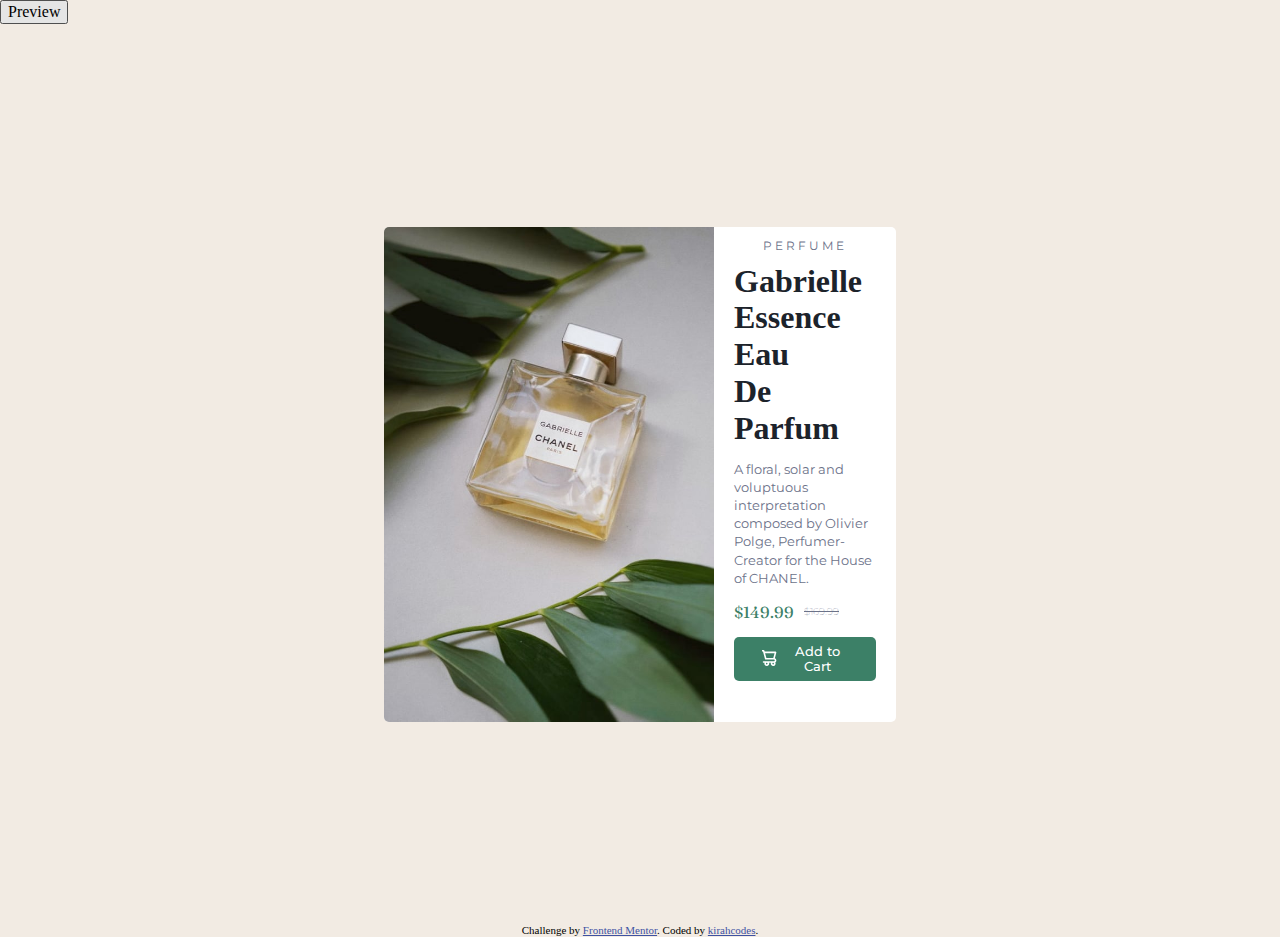
<file: product-preview-card-component-main/index.html>
<!DOCTYPE html>
<html lang="en">
	<head>
		<meta charset="UTF-8" />
		<meta name="viewport" content="width=device-width, initial-scale=1.0" />
		<!-- displays site properly based on user's device -->

		<link
			rel="icon"
			type="image/png"
			sizes="32x32"
			href="./images/favicon-32x32.png"
		/>
		<link
			href="https://fonts.googleapis.com/css?family=Montserrat:500,700,500italic,700italic"
			rel="stylesheet"
		/>
		<link
			href="https://fonts.googleapis.com/css?family=Fraunces:700"
			rel="stylesheet"
		/>
		<link rel="stylesheet" href="style/normalize.css" />
		<link rel="stylesheet" href="style/style.css" />
		<title>Frontend Mentor | Product preview card component</title>

		<!-- Feel free to remove these styles or customise in your own stylesheet 👍 -->
		<style>
			.attribution {
				font-size: 11px;
				text-align: center;
			}
			.attribution a {
				color: hsl(228, 45%, 44%);
			}
		</style>
	</head>
	<body>
		<button>Preview</button>
		<div class="container">
		<div class="card">
			<img
				src="images/image-product-desktop.jpg"
				alt="parfum image for desktop"
				class="card-img-d"
			/>
			<section class="card-text">
				<span class="card-tag">Perfume</span>
				<h1 class="card-header">Gabrielle Essence Eau<br> De Parfum</h1>
				<p class="card-desc">
					A floral, solar and voluptuous interpretation composed by
					Olivier Polge, Perfumer-Creator for the House of CHANEL.

					<p class="card-price-sale"
						>$149.99 <span id="card-price-reg">$169.99</span></p
					>
				</p>

					<a class="btn-add-cart" href="#"><i><img src="images/icon-cart.svg" alt=""></i>Add to Cart</a>
			</section>
		</div>
		</div>
		
		<footer class="attribution">
			Challenge by
			<a
				href="https://www.frontendmentor.io?ref=challenge"
				target="_blank"
				>Frontend Mentor</a
			>. Coded by <a href="https://github.com/kirahcodes">kirahcodes</a>.
		</footer>
	</body>
</html>
</file>
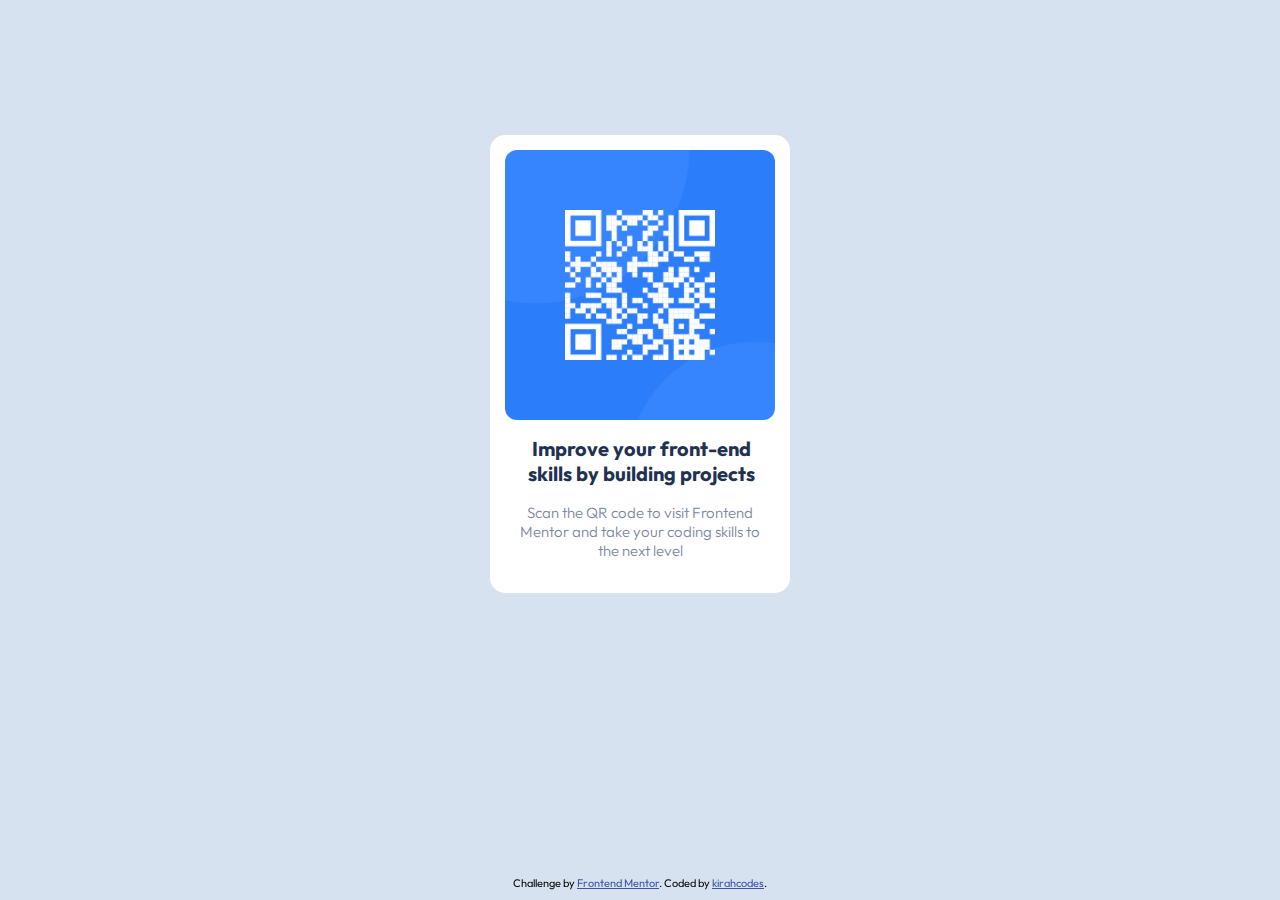
<file: qr-code-component-main/index.html>
<!DOCTYPE html>
<html lang="en">
	<head>
		<meta charset="UTF-8" />
		<meta name="viewport" content="width=device-width, initial-scale=1.0" />
		<!-- displays site properly based on user's device -->

		<link
			rel="icon"
			type="image/png"
			sizes="32x32"
			href="./images/favicon-32x32.png"
		/>

		<!-- google fonts -->
		<link
			href="https://fonts.googleapis.com/css?family=Outfit:100,200,300,500,600,700"
			rel="stylesheet"
		/>

		<!-- reset css and custom styles -->
		<link rel="stylesheet" href="styles/style.css" />
		<!-- <link rel="stylesheet" href="styles/reset.css" /> -->

		<title>KirahCodes | QR Code Component</title>

		<!-- Feel free to remove these styles or customise in your own stylesheet 👍 -->
		<style>
			.attribution {
				position: fixed;
				bottom: 10px;
				font-size: 11px;
				text-align: center;
				justify-content: flex-end;
				align-items: flex-end;
			}
			.attribution a {
				color: hsl(228, 45%, 44%);
			}
		</style>
	</head>
	<body>
		<section class="card">
			<img src="images/image-qr-code.png" alt="QR code" class="card-qr" />
			<section class="card-content">
				<h1 class="card-header">
					Improve your front-end<br />
					skills by building projects
				</h1>
				<p class="card-text">
					Scan the QR code to visit Frontend Mentor and take your
					coding skills to the next level
				</p>
			</section>
		</section>

		<footer class="attribution">
			Challenge by
			<a
				href="https://www.frontendmentor.io?ref=challenge"
				target="_blank"
				>Frontend Mentor</a
			>. Coded by <a href="https://github.com/kirahcodes">kirahcodes</a>.
		</footer>
	</body>
</html>
</file>
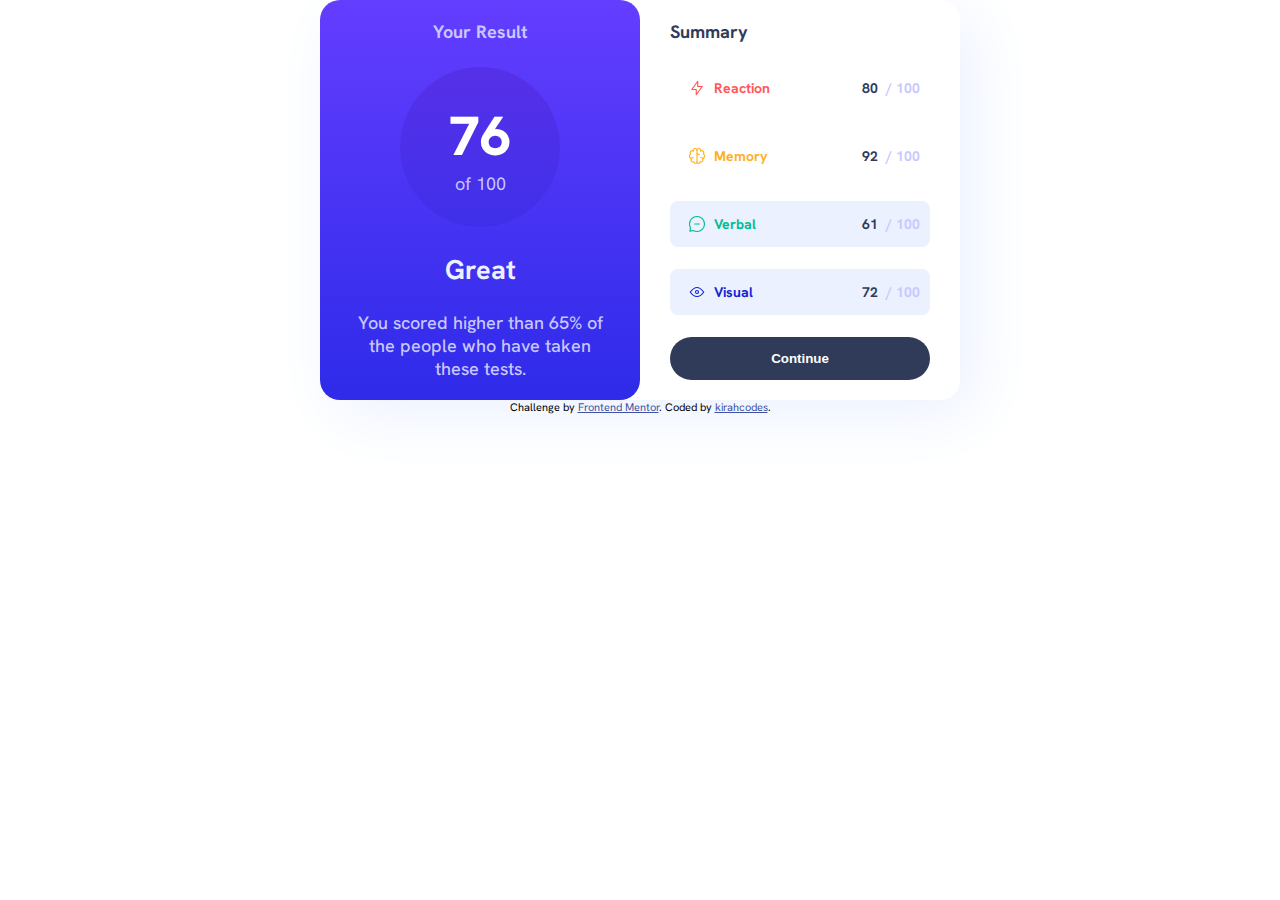
<file: results-summary-component-main/index.html>
<!DOCTYPE html>
<html lang="en">
	<head>
		<meta charset="UTF-8" />
		<meta name="viewport" content="width=device-width, initial-scale=1.0" />
		<!-- displays site properly based on user's device -->

		<link
			rel="icon"
			type="image/png"
			sizes="32x32"
			href="./assets/images/favicon-32x32.png"
		/>

		<!-- style sheets and fonts -->
		<link
			href="https://fonts.googleapis.com/css?family=Hanken+Grotesk:500,600,700,800"
			rel="stylesheet"
		/>

		<link rel="stylesheet" href="styles/style.css" />
		<title>KirahCodes | Results summary component</title>

		<!-- Feel free to remove these styles or customise in your own stylesheet 👍 -->
		<style></style>
	</head>
	<body>
		<div class="container">
			<section class="card">
				<section class="card-results">
					<p class="title">Your Result</p>
					<div class="score">
						<span>76</span>
						<p>of 100</p>
					</div>
					<h2>Great</h2>
					<p class="results-text">
						You scored higher than 65% of the people who have taken
						these tests.
					</p>
				</section>
				<!-- .card-results -->
				<section class="card-summary">
					<p class="title">Summary</p>
					<div class="summary-results">
						<div>
							<p class="reaction sc">
								<img
									src="./assets/images/icon-reaction.svg"
									alt="icon"
								/>Reaction
							</p>
							<p class="attr-score">
								80&nbsp;&nbsp;<span class="denominator"
									>/&nbsp;100</span
								>
							</p>
						</div>
						<!-- reaction-sc -->
						<div>
							<p class="memory sc">
								<img
									src="./assets/images/icon-memory.svg"
									alt="icon"
								/>Memory
							</p>
							<p class="attr-score">
								92&nbsp;&nbsp;<span class="denominator"
									>/&nbsp;100</span
								>
							</p>
						</div>
						<!-- memory-sc -->
						<div>
							<p class="verbal sc">
								<img
									src="./assets/images/icon-verbal.svg"
									alt="icon"
								/>Verbal
							</p>
							<p class="attr-score">
								61&nbsp;&nbsp;<span class="denominator"
									>/&nbsp;100</span
								>
							</p>
						</div>
						<!-- verbal-sc -->
						<div>
							<p class="visual sc">
								<img
									src="./assets/images/icon-visual.svg"
									alt="icon"
								/>Visual
							</p>
							<p class="attr-score">
								72&nbsp;&nbsp;<span class="denominator"
									>/&nbsp;100</span
								>
							</p>
						</div>
					</div>
					<!-- summary-results -->
					<button class="continue-btn">Continue</button>
				</section>
				<!-- .card-summary -->
			</section>
			<!-- .card -->
		</div>
		<!-- .container -->

		<div class="attribution">
			Challenge by
			<a
				href="https://www.frontendmentor.io?ref=challenge"
				target="_blank"
				>Frontend Mentor</a
			>. Coded by <a href="https://github.com/kirahcodes">kirahcodes</a>.
		</div>
	</body>
</html>
</file>
<file: product-preview-card-component-main/style/style.css>
html,
body {
	height: 100vh;
	background: hsl(30, 38%, 92%);
	box-sizing: border-box;
}

.container {
	display: flex;
	justify-content: center;
	align-items: center;
	max-width: 1440px;
	height: 100vh;
	margin: auto;
}

.card {
	display: flex;
	justify-content: center;
	background: white;
	max-width: 40%;
	height: 55%;
	border-radius: 5px;
}

.card > img {
	border-top-left-radius: 5px;
	border-bottom-left-radius: 5px;
}

.card-text {
	margin: 12px 20px;
}

.card-tag,
.card-desc,
.btn-add-cart,
#card-price-reg {
	font-family: 'Montserrat', sans-serif;
	display: flex;
	justify-content: center;
	align-items: center;
}

.card-tag {
	font-family: 'Montserrat', sans-serif;
	color: hsl(228, 12%, 48%);
	text-transform: uppercase;
	font-size: 12px;
	letter-spacing: 3px;
}

.card-header {
	color: hsl(212, 21%, 14%);
	margin-top: 10px;
	margin-bottom: 0;
}

.card-desc {
	color: hsl(228, 12%, 48%);
	font-size: 13px;
	line-height: 1.4;
}

.card-price-sale {
	display: flex;
	font-family: 'Fraunces', serif;
	font-size: 16px;
	color: hsl(158, 36%, 37%);
}

#card-price-reg {
	font-size: 10px;
	font-weight: lighter;
	text-decoration: line-through;
	color: hsl(228, 12%, 48%);
	padding: 0 10px;
}

.btn-add-cart {
	background: hsl(158, 36%, 37%);
	color: white;
	text-decoration: none;
	font-size: 13px;
	font-weight: 500;
	padding: 7px 23px;
	text-align: center;
	border-radius: 5px;
}

.btn-add-cart i {
	padding: 0 5px;
}

a.btn-add-cart:hover {
	background: hsl(158, 36%, 20%);
}

@media (max-width: 375px) {
	body {
		background: red;
	}
}
</file>
<file: qr-code-component-main/styles/style.css>
* {
	box-sizing: border-box;
	margin: 0;
	padding: 0;
}

html,
body {
	height: 100%;
}

body {
	display: flex;
	flex-direction: column;
	align-items: center;
	background: hsl(212, 45%, 89%);
	font-family: 'Outfit', sans-serif;
	font-size: 15px;
}

.card {
	position: fixed;
	background: white;
	top: 15%;
	padding: 15px;
	max-width: 300px;
	margin: 0 auto;
	border-radius: 15px;
}

.card-qr {
	width: 100%;
	border-radius: 12px;
}

.card-content {
	text-align: center;
	padding-bottom: 10px;
}

.card-header {
	margin: 0 auto;
	padding: 12px 0 12px 2px;
	color: hsl(218, 44%, 22%);
	font-weight: 700;
	font-size: 20px;
}

.card-text {
	color: hsl(220, 15%, 55%);
	margin-top: 5px;
	padding: 0 12px 8px 12px;
	font-weight: 300;
}

@media (max-width: 1440px) {
	.card {
		min-width: 280px;
	}
}

@media (max-width: 375px) {
	.card {
		background: white;
		top: 10%;
	}

	.card-header {
		min-width: 95%;
		padding: 14px 0 6px 3px;
		font-size: 22px;
	}

	.card-text {
		width: 95%;
		padding: 5px 0 8px 0;
	}
}
</file>
<file: results-summary-component-main/styles/style.css>
* {
	padding: 0;
	margin: 0;
	box-sizing: border-box;
}

html,
body {
	width: 100%;
	height: 100vh;
	font-family: 'Hanken Grotesk', sans-serif;
	background: white;
	font-size: 18px;
}

.container {
	display: flex;
	margin: 0 auto;
	align-items: center;
	max-width: 30%;
	height: %;
}

.attribution {
	font-size: 11px;
	text-align: center;
}

.attribution a {
	color: hsl(228, 45%, 44%);
}

.card {
	display: flex;
	flex-direction: row;
	justify-content: center;
	height: 400px;
	border-radius: 20px;
	box-shadow: 15px 15px 65px hsl(221, 100%, 96%);
	width: 100%;
}

.title {
	font-size: 18px;
	font-weight: 700;
}

/* left side styles */
.card-results,
.card-summary {
	border-radius: 20px;
	display: flex;
	flex-direction: column;
	justify-content: space-between;
	padding: 20px 30px;
	width: 50%;
}

.card-results {
	background: linear-gradient(hsl(252, 100%, 62%), hsla(241, 81%, 54%));
	border-radius: 20px;
	color: hsl(221, 100%, 96%);
	text-align: center;
}

.card-results .title,
.results-text,
.total {
	color: hsl(241, 100%, 89%);
}

.card-summary {
	background: hsl(0, 0%, 100%);
}

.card-results .score {
	background: linear-gradient(
		rgba(78, 33, 202, 0.401),
		hsla(241, 72%, 46%, 0.2)
	);
	width: 160px;
	height: 160px;
	align-items: center;
	border-radius: 50%;
	margin: 0 auto;
	color: hsl(241, 100%, 89%);
}

.score {
	display: flex;
	flex-direction: column;
	justify-content: center;
}

.score > span {
	font-size: 55px;
	color: white;
	font-weight: 800;
}

.card-results > h2 {
	font-weight: 700;
}

.results-text {
	font-weight: 500;
}

/* right side styles */

.summary-results {
	display: flex;
	flex-direction: column;
	font-size: 14px;
	height: 100%;
	font-weight: 700;
	justify-content: space-evenly;
	color: hsl(224, 30%, 27%);
}

p.title {
	color: hsl(224, 30%, 27%);
}

.denominator {
	color: hsl(241, 100%, 89%);
}

.summary-results div {
	display: flex;
	flex-direction: row;
	align-items: center;
	padding: 14px 10px;
	border-radius: 8px;
}

.summary-results img {
	padding: 0 8px;
	width: 34px;
	height: auto;
	display: flex;
	justify-content: center;
}

.sc,
.attr-score {
	display: flex;
	width: 50%;
	flex-direction: row;
}

.attr-score {
	justify-content: flex-end;
}

.reaction {
	color: hsl(0, 100%, 67%);
}

.memory {
	color: hsl(39, 100%, 56%);
}

.verbal {
	color: hsl(166, 100%, 37%);
}

.visual {
	color: hsl(234, 85%, 45%);
}

.summary-results div:nth-of-type(3),
.summary-results div:nth-of-type(4) {
	background: hsl(221, 100%, 96%);
}

button {
	font-weight: 700;
	background: hsl(224, 30%, 27%);
	color: white;
	border-radius: 30px;
	border: none;
	padding: 14px 30px;
}

button:hover {
	background: linear-gradient(hsl(252, 100%, 62%), hsla(241, 81%, 54%));
	cursor: pointer;
}

@media (max-width: 1440px) {
	.container {
		max-width: 50%;
	}
}

@media (max-width: 375px) {
	.container {
		max-width: 100%;
		flex-direction: column;
	}

	.card {
		width: 100%;
		flex-direction: column;
		align-items: center;
		height: 100vh;
	}

	.title {
		font-size: 0.9em;
		font-weight: 700;
	}

	.card-results .title {
		padding-bottom: 5px;
	}

	.card-results,
	.card-summary {
		width: 100%;
	}

	.score > span {
		font-size: 2.1em;
	}
	h2 {
	}
	.card-results {
		height: 35vh;
		border-top-left-radius: 0;
		border-top-right-radius: 0;
		font-size: 0.95em;
	}

	.card-results > span {
		margin-bottom: 10px;
	}

	.card-results .results-text {
		font-size: 0.875em;
		width: 75%;
		margin: auto;
	}

	.card-summary {
		height: 65vh;
		border-radius: 0;
		padding: 20px 25px;
		/* width: 95%; */
	}

	.card-results .score {
		width: 100px;
		height: 100px;
	}

	.summary-results {
		font-size: 0.85em;
		/* padding: 0; */
		justify-content: space-around;
	}

	.attribution {
		display: none;
	}
	button {
		margin: 10px 0;
		font-size: 0.8em;
		padding: 20px;
	}
}
</file>
